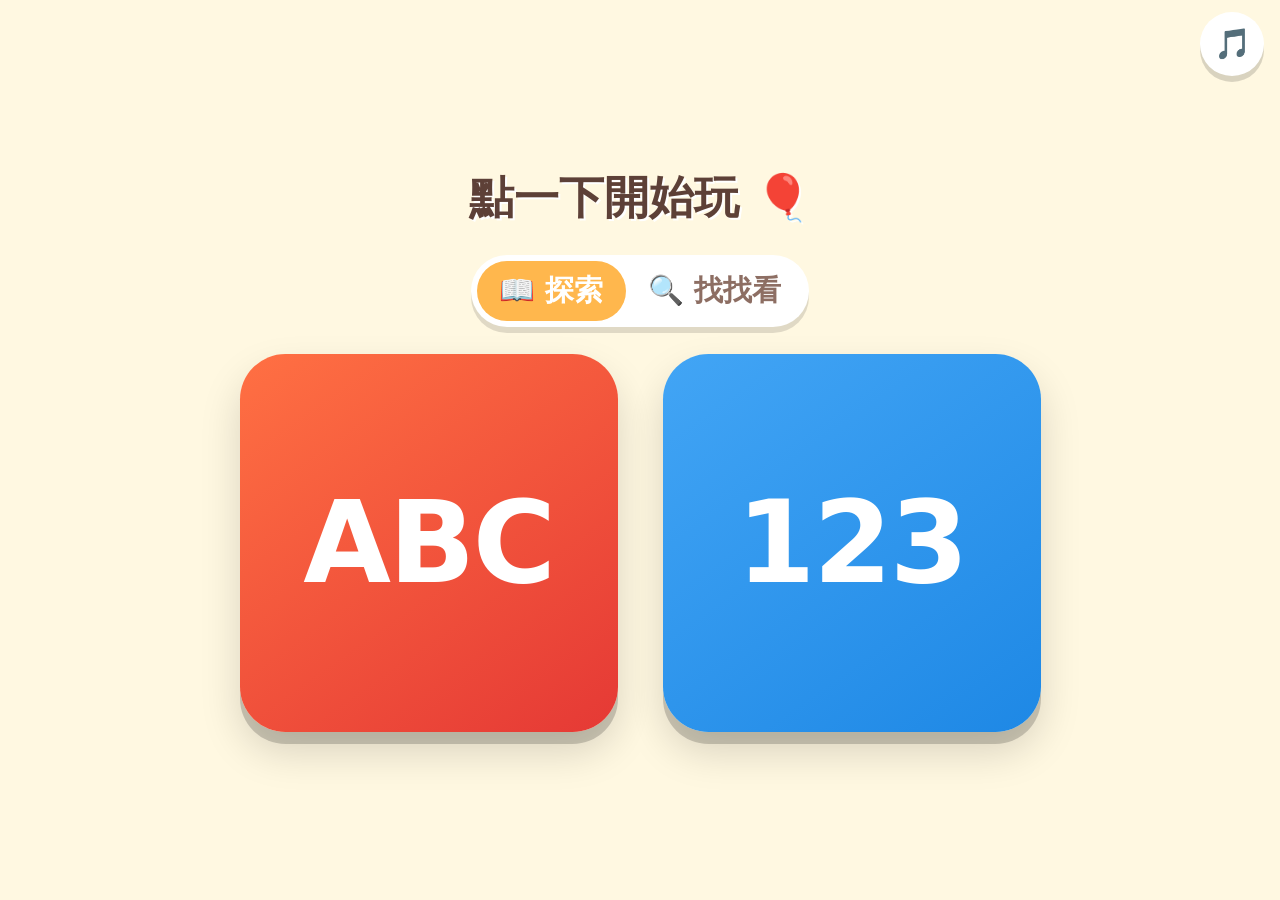
<file: index.html>
<!DOCTYPE html>
<html lang="zh-Hant">
<head>
<meta charset="UTF-8">
<meta name="viewport" content="width=device-width, initial-scale=1.0, maximum-scale=1.0, user-scalable=no, viewport-fit=cover">
<meta name="apple-mobile-web-app-capable" content="yes">
<meta name="mobile-web-app-capable" content="yes">
<meta name="apple-mobile-web-app-status-bar-style" content="black-translucent">
<title>ABC 123 寶寶遊戲</title>
<style>
  /* ====== 基本：平板觸控優先，禁止選取與縮放 ====== */
  * { box-sizing: border-box; -webkit-tap-highlight-color: transparent; user-select: none; -webkit-user-select: none; touch-action: manipulation; }
  html, body { margin: 0; height: 100%; overflow: hidden; font-family: "Comic Sans MS", "Arial Rounded MT Bold", "Chalkboard SE", system-ui, sans-serif;   /* iPad 沒 Comic Sans，Chalkboard SE 太寬會把 ABC 擠出按鈕，先用 Arial Rounded */ }
  /* iOS 不理 body 的 overflow:hidden，滑動動畫/星星暫時超出畫面時整頁會被拖偏；固定住就不會捲 */
  body { position: fixed; inset: 0; width: 100%; background: #fff8e1; transition: background 0.4s ease; overscroll-behavior: none; }
  button { font-family: inherit; }

  .screen { position: absolute; inset: 0; display: none; flex-direction: column; align-items: center; justify-content: center; z-index: 1; overflow: hidden; }
  /* 探索頁自己處理左右滑，不讓瀏覽器拿去捲頁 */
  #explore { touch-action: none; }
  /* 星星、彩紙放在自己的圖層裡裁掉，不會把頁面撐寬 */
  #fx { position: absolute; inset: 0; overflow: hidden; pointer-events: none; z-index: 9; }
  .screen.active { display: flex; }

  /* ====== 背景漂浮裝飾（雲、氣球、泡泡），從下往上慢慢飄 ====== */
  #sky { position: absolute; inset: 0; overflow: hidden; pointer-events: none; z-index: 0; }
  #sky span {
    position: absolute; bottom: -15vh; left: var(--x); font-size: var(--s); opacity: 0;
    animation: drift var(--d) linear infinite; animation-delay: var(--delay);
  }
  @keyframes drift {
    0%   { transform: translateY(0) translateX(0) rotate(0deg); opacity: 0; }
    10%  { opacity: 0.55; }
    90%  { opacity: 0.55; }
    100% { transform: translateY(-125vh) translateX(6vw) rotate(12deg); opacity: 0; }
  }

  /* ====== 首頁 ====== */
  #home { gap: 3vh; padding: 16px; }
  #home h1 { font-size: clamp(24px, 5vmin, 56px); color: #5d4037; margin: 0; text-shadow: 2px 2px 0 #fff; animation: wiggle 2.4s ease-in-out infinite; }
  @keyframes wiggle { 0%, 100% { transform: rotate(-2deg); } 50% { transform: rotate(2deg); } }

  /* 遊戲切換（探索 / 找找看） */
  .game-toggle { display: flex; background: #fff; border-radius: 40px; padding: 6px; box-shadow: 0 6px 0 rgba(0,0,0,0.12); }
  .game-toggle button {
    border: none; border-radius: 34px; padding: 10px 22px; cursor: pointer;
    font-size: clamp(18px, 3.2vmin, 30px); font-weight: 700; color: #8d6e63; background: transparent;
  }
  .game-toggle button.on { background: #ffb74d; color: #fff; }

  /* 兩顆超大模式按鈕：字型跟按鈕邊長連動，不會爆框；閒置時上下漂浮吸引小孩點 */
  .mode-row { display: flex; gap: 5vmin; justify-content: center; }
  .mode-btn {
    --size: min(40vw, 42vh);
    width: var(--size); height: var(--size); border: none; border-radius: 12%; cursor: pointer; overflow: hidden;
    padding: 0; display: flex; align-items: center; justify-content: center; white-space: nowrap;
    font-size: calc(var(--size) * 0.3); font-weight: 900; color: #fff; letter-spacing: -0.02em;
    box-shadow: 0 12px 0 rgba(0,0,0,0.18), 0 20px 40px rgba(0,0,0,0.15);
    animation: floaty 3s ease-in-out infinite;
  }
  #btn-123 { animation-delay: -1.5s; }
  @keyframes floaty { 0%, 100% { transform: translateY(0) rotate(-1.5deg); } 50% { transform: translateY(-2.5vh) rotate(1.5deg); } }
  .mode-btn:active { animation: none; transform: translateY(8px); box-shadow: 0 4px 0 rgba(0,0,0,0.18); }
  #btn-abc { background: linear-gradient(145deg, #ff7043, #e53935); }
  #btn-123 { background: linear-gradient(145deg, #42a5f5, #1e88e5); }

  /* ====== 遊戲頁共用 ====== */
  .play { justify-content: space-between; padding: env(safe-area-inset-top) 0 env(safe-area-inset-bottom); }
  .topbar { width: 100%; display: flex; justify-content: space-between; padding: 12px 16px; }
  .round-btn {
    width: 64px; height: 64px; border-radius: 50%; border: none; cursor: pointer; font-size: 30px;
    background: #fff; color: #5d4037; box-shadow: 0 6px 0 rgba(0,0,0,0.15);
    padding: 0; display: flex; align-items: center; justify-content: center; line-height: 1;   /* iOS 按鈕預設有 padding，emoji 會擠到右邊 */
  }
  .round-btn:active { transform: translateY(4px); box-shadow: 0 2px 0 rgba(0,0,0,0.15); }
  .btn-music { position: fixed; top: calc(12px + env(safe-area-inset-top)); right: 16px; z-index: 5; }
  .btn-music.off { opacity: 0.5; }
  /* 首頁置中不靠 flex 對齊：每一列自己撐滿寬、內容置中，少一層 iOS 可能出包的地方 */
  #home > * { width: 100%; text-align: center; }
  #home .game-toggle { width: auto; margin: 0 auto; }
  #debug { display: none; position: fixed; left: 8px; bottom: 8px; z-index: 99; font: 12px/1.4 monospace; background: rgba(0,0,0,0.7); color: #0f0; padding: 6px 8px; border-radius: 6px; white-space: pre; pointer-events: none; }
  .navbar { width: 100%; display: flex; justify-content: space-between; padding: 8px 20px 20px; }
  .arrow-btn {
    --size: min(20vw, 15vh, 110px);
    width: var(--size); height: var(--size); border-radius: 28%; border: none; cursor: pointer;
    font-size: calc(var(--size) * 0.55); font-weight: 900; color: #5d4037; background: #fff;
    box-shadow: 0 8px 0 rgba(0,0,0,0.15);
    padding: 0; display: flex; align-items: center; justify-content: center; line-height: 1;
  }
  .arrow-btn:active { transform: translateY(5px); box-shadow: 0 3px 0 rgba(0,0,0,0.15); }

  /* ====== 探索頁 ====== */
  /* 圖是主角：直式上下排，橫式字母在左、圖＋單字在右 */
  #card { flex: 1; min-height: 0; width: 100%; display: flex; flex-direction: column; align-items: center; justify-content: center; cursor: pointer; gap: 1.5vh; padding: 0 16px; }
  #card .side { display: flex; flex-direction: column; align-items: center; justify-content: center; gap: 1.5vh; }
  #glyph {
    font-size: min(24vh, 36vw); line-height: 1; font-weight: 900; color: #fff;
    text-shadow: 0 8px 0 rgba(0,0,0,0.15), 0 16px 30px rgba(0,0,0,0.2);
    animation: sway 2.6s ease-in-out infinite;   /* 閒置時輕微搖擺呼吸 */
  }
  @keyframes sway { 0%, 100% { transform: rotate(-4deg) scale(1); } 50% { transform: rotate(4deg) scale(1.06); } }
  #pics { display: flex; flex-wrap: wrap; justify-content: center; gap: 1vmin; max-width: 92vw; }
  #pics span { font-size: min(32vh, 55vw); line-height: 1.1; cursor: pointer; display: inline-block; filter: drop-shadow(0 10px 14px rgba(0,0,0,0.25)); animation: hop 1.8s ease-in-out infinite; animation-delay: calc(var(--i, 0) * -0.25s); }
  #pics.few  span { font-size: min(16vh, 22vw); }   /* 數字 2–5 張 */
  #pics.many span { font-size: min(11vh, 15vw); }   /* 數字 6–10 張 */
  @keyframes hop { 0%, 100% { transform: translateY(0); } 50% { transform: translateY(-8%); } }
  #word { font-size: min(9vh, 10vw); font-weight: 900; color: #fff; text-shadow: 0 4px 0 rgba(0,0,0,0.15); letter-spacing: 2px; text-align: center; }
  @media (orientation: landscape) {
    #card { flex-direction: row; gap: 5vw; }
    #glyph { font-size: min(50vh, 28vw); }
    #pics span { font-size: min(48vh, 30vw); }
    #pics.few  span { font-size: min(22vh, 12vw); }
    #pics.many span { font-size: min(15vh, 9vw); }
    #card .side { max-width: 60vw; }
  }
  /* 換頁時整張卡從左/右滑入 */
  .slide-left  { animation: slideL 0.35s ease-out; }
  .slide-right { animation: slideR 0.35s ease-out; }
  @keyframes slideL { from { transform: translateX(60vw); opacity: 0; } to { transform: none; opacity: 1; } }
  @keyframes slideR { from { transform: translateX(-60vw); opacity: 0; } to { transform: none; opacity: 1; } }

  /* ====== 找找看 ====== */
  #quiz { flex: 1; min-height: 0; width: 100%; display: flex; flex-direction: column; align-items: center; justify-content: center; gap: 3vh; padding: 0 16px; }
  #prompt {
    display: flex; align-items: center; gap: 3vmin; cursor: pointer;
    font-size: min(8vh, 10vw); font-weight: 900; color: #fff; text-shadow: 0 4px 0 rgba(0,0,0,0.15);
  }
  #prompt .hint { font-size: min(9vh, 11vw); line-height: 1; animation: hop 1.8s ease-in-out infinite; }
  #options { display: flex; gap: 3vmin; justify-content: center; width: 100%; }
  .opt {
    --size: min(27vw, 36vh);
    width: var(--size); height: var(--size); border: none; border-radius: 14%; cursor: pointer; overflow: hidden;
    font-size: calc(var(--size) * 0.6); font-weight: 900; color: #5d4037; background: #fff;
    box-shadow: 0 12px 0 rgba(0,0,0,0.18), 0 20px 40px rgba(0,0,0,0.15);
    padding: 0; display: flex; align-items: center; justify-content: center; line-height: 1;
    transition: transform 0.1s, background 0.2s, opacity 0.3s;
    animation: popin 0.4s cubic-bezier(.2,1.6,.4,1) backwards; animation-delay: calc(var(--i, 0) * 0.08s);
  }
  @keyframes popin { from { transform: scale(0.3); opacity: 0; } to { transform: scale(1); opacity: 1; } }
  .opt:active { transform: translateY(8px); box-shadow: 0 4px 0 rgba(0,0,0,0.18); }
  .opt.right { background: #ffee58; color: #e65100; animation: flash 0.5s ease 3; }
  @keyframes flash { 0%, 100% { background: #ffee58; transform: scale(1); } 50% { background: #fff; transform: scale(1.15) rotate(-4deg); } }
  .opt.dim { opacity: 0.45; }   /* 答錯的選項淡掉，剩下的更好找 */
  #score { font-size: min(4vh, 5vw); color: #fff; text-shadow: 0 2px 0 rgba(0,0,0,0.15); letter-spacing: 4px; min-height: 1.4em; }

  /* ====== 動畫 ====== */
  .bounce { animation: bounce 0.5s ease; }
  @keyframes bounce { 0% { transform: scale(1); } 30% { transform: scale(1.25) rotate(-5deg); } 60% { transform: scale(0.95) rotate(3deg); } 100% { transform: scale(1); } }
  .pop { animation: pop 0.4s ease; }
  @keyframes pop { 0% { transform: scale(1); } 50% { transform: scale(1.5) rotate(10deg); } 100% { transform: scale(1); } }
  .shake { animation: shake 0.4s ease; }
  @keyframes shake { 0%, 100% { transform: translateX(0); } 20% { transform: translateX(-14px); } 40% { transform: translateX(14px); } 60% { transform: translateX(-10px); } 80% { transform: translateX(10px); } }
  .star { position: absolute; font-size: 40px; animation: fly 1s ease-out forwards; }
  @keyframes fly { to { transform: translate(var(--dx), var(--dy)) scale(0.3); opacity: 0; } }
  .confetti {
    position: absolute; width: 14px; height: 14px; border-radius: 3px;
    background: var(--c); animation: confetti 1.3s ease-in forwards;
  }
  @keyframes confetti {
    0%   { transform: translate(0, 0) rotate(0deg); opacity: 1; }
    100% { transform: translate(var(--dx), var(--dy)) rotate(720deg); opacity: 0; }
  }
</style>
</head>
<body>

<div id="sky"></div>
<div id="fx"></div>
<button class="round-btn btn-music" aria-label="音樂開關">🎵</button>
<div id="debug"></div>

<!-- ===== 首頁：選遊戲（探索/找找看）＋ 選內容（ABC/123） ===== -->
<section id="home" class="screen active">
  <h1>點一下開始玩 🎈</h1>
  <div class="game-toggle">
    <button data-game="explore" class="on">📖 探索</button>
    <button data-game="find">🔍 找找看</button>
  </div>
  <div class="mode-row">
    <button id="btn-abc" class="mode-btn" data-mode="abc">ABC</button>
    <button id="btn-123" class="mode-btn" data-mode="num">123</button>
  </div>
</section>

<!-- ===== 探索頁 ===== -->
<section id="explore" class="screen play">
  <div class="topbar">
    <button class="round-btn btn-home" aria-label="回首頁">🏠</button>
  </div>
  <div id="card">
    <div id="glyph">A</div>
    <div class="side">
      <div id="pics"></div>
      <div id="word">Apple</div>
    </div>
  </div>
  <div class="navbar">
    <button id="btn-prev" class="arrow-btn" aria-label="上一個">◀</button>
    <button id="btn-next" class="arrow-btn" aria-label="下一個">▶</button>
  </div>
</section>

<!-- ===== 找找看頁 ===== -->
<section id="find" class="screen play">
  <div class="topbar">
    <button class="round-btn btn-home" aria-label="回首頁">🏠</button>
  </div>
  <div id="quiz">
    <div id="prompt"><span class="hint">🔍</span><span id="prompt-text">Find A!</span></div>
    <div id="options"></div>
    <div id="score"></div>
  </div>
  <div class="navbar">
    <button id="btn-repeat" class="arrow-btn" aria-label="再聽一次">🔊</button>
    <button id="btn-skip" class="arrow-btn" aria-label="下一題">▶</button>
  </div>
</section>

<script>
(function () {
  'use strict';

  // ====== 內容資料 ======
  const LETTERS = [
    ['A', 'Apple', '🍎'], ['B', 'Banana', '🍌'], ['C', 'Cat', '🐱'], ['D', 'Dog', '🐶'],
    ['E', 'Elephant', '🐘'], ['F', 'Fish', '🐟'], ['G', 'Grapes', '🍇'], ['H', 'Hat', '🎩'],
    ['I', 'Ice cream', '🍦'], ['J', 'Juice', '🧃'], ['K', 'Kite', '🪁'], ['L', 'Lion', '🦁'],
    ['M', 'Monkey', '🐵'], ['N', 'Nose', '👃'], ['O', 'Orange', '🍊'], ['P', 'Pig', '🐷'],
    ['Q', 'Queen', '👸'], ['R', 'Rabbit', '🐰'], ['S', 'Sun', '☀️'], ['T', 'Tiger', '🐯'],
    ['U', 'Umbrella', '☂️'], ['V', 'Violin', '🎻'], ['W', 'Watermelon', '🍉'], ['X', 'Xylophone', '🎶'],
    ['Y', 'Yo-yo', '🪀'], ['Z', 'Zebra', '🦓'],
  ];
  const NUMBER_WORDS = ['one', 'two', 'three', 'four', 'five', 'six', 'seven', 'eight', 'nine', 'ten'];
  const NUMBER_NOUNS = ['apple', 'chicks', 'balloons', 'stars', 'strawberries', 'fish', 'flowers', 'cookies', 'frogs', 'cars'];
  const NUMBER_PICS  = ['🍎', '🐥', '🎈', '⭐', '🍓', '🐟', '🌸', '🍪', '🐸', '🚗'];
  const NUMBERS = NUMBER_WORDS.map((w, i) => [String(i + 1), w, NUMBER_PICS[i]]);   // 統一 [字, 單字, 圖]
  const COLORS = ['#ef5350', '#ff7043', '#ffa726', '#66bb6a', '#26a69a', '#29b6f6', '#5c6bc0', '#ab47bc', '#ec407a', '#8d6e63'];

  // ====== 音效：Web Audio 合成，不需音檔 ======
  let audioCtx = null;
  let musicGain = null;   // 背景音樂總音量，唸單字時壓低
  let unlocked = false;
  let ctxStale = false;   // resume 過但一直沒回到 running：這顆 AudioContext 已死，下次手勢換新的
  function createCtx() {
    const AC = window.AudioContext || window.webkitAudioContext;
    if (!AC) return;
    if (audioCtx) { try { audioCtx.close(); } catch (e) { /* 已關 */ } }
    audioCtx = new AC();
    musicGain = audioCtx.createGain();
    musicGain.gain.value = MUSIC_VOL;
    musicGain.connect(audioCtx.destination);
    unlocked = false; ctxStale = false; voiceSrc = null;
    voiceCache.clear();   // 舊 context 上卡住的 decode 不會回來，重抓（瀏覽器快取，很快）
    if (musicTimer) { clearInterval(musicTimer); musicTimer = null; }   // 排程綁舊 context，要重開
  }
  function onAudioRunning() {
    if (musicWanted && musicOn && !musicTimer) startMusic();
    if (unlocked) return;
    unlocked = true;
    // 補播一個空 buffer 是 iOS 解鎖的老招
    const src = audioCtx.createBufferSource();
    src.buffer = audioCtx.createBuffer(1, 1, 22050);
    src.connect(audioCtx.destination);
    src.start(0);
  }
  function ensureAudio() {
    // 行動瀏覽器要有使用者手勢後才允許建立/恢復 AudioContext，每次點擊都呼叫一次。
    // 切背景再回來，手機常把 AudioContext 弄死（state 卡在 interrupted/suspended，resume 永遠不回來），
    // 這時唯一解法是在手勢內丟掉重建一顆；語音 AudioBuffer 不綁 context，可以沿用不用重抓。
    if (!audioCtx || audioCtx.state === 'closed' || ctxStale) createCtx();
    if (!audioCtx) return;
    if (audioCtx.state === 'running') { onAudioRunning(); return; }
    const ctx = audioCtx;
    ctx.resume().then(() => { if (ctx === audioCtx && ctx.state === 'running') onAudioRunning(); });
    setTimeout(() => { if (ctx === audioCtx && ctx.state !== 'running') ctxStale = true; }, 500);
  }
  // 第一次碰螢幕就先解鎖音訊（touchend 在 click 之前，手機上更保險）
  // 每次碰螢幕都確認一次：背景回來後 iOS 要在手勢內 resume，音樂才會續播
  document.addEventListener('touchend', ensureAudio, { passive: true });
  document.addEventListener('click', ensureAudio);
  // 切到背景時停音樂排程（避免醒來一次塞一堆音），回前景再接上
  document.addEventListener('visibilitychange', () => {
    if (document.hidden) { if (musicTimer) { clearInterval(musicTimer); musicTimer = null; } }
    else if (audioCtx) ensureAudio();   // 回前景先試 resume；失敗會標記 stale，下一次碰螢幕就重建
  });
  function tone(freq, duration, type, gainValue, when, dest, sustain) {
    // sustain：0～1，音量撐住多久才開始衰減；音效用 0（點一下就散），音樂用較大值才聽得到旋律
    if (!audioCtx) return;
    const t0 = audioCtx.currentTime + (when || 0);
    const osc = audioCtx.createOscillator();
    const gain = audioCtx.createGain();
    osc.type = type || 'sine';
    osc.frequency.setValueAtTime(freq, t0);
    gain.gain.setValueAtTime(0.0001, t0);
    gain.gain.exponentialRampToValueAtTime(gainValue || 0.2, t0 + 0.015);   // 短 attack 避免爆音
    gain.gain.setValueAtTime(gainValue || 0.2, t0 + duration * (sustain || 0));
    gain.gain.exponentialRampToValueAtTime(0.001, t0 + duration);
    osc.connect(gain).connect(dest || audioCtx.destination);
    osc.start(t0);
    osc.stop(t0 + duration);
  }
  const sfx = {
    tap()   { tone(880, 0.12, 'triangle', 0.25); },
    pop()   { tone(1200, 0.08, 'square', 0.12); },
    swipe() { tone(520, 0.1, 'sine', 0.2); tone(780, 0.12, 'sine', 0.2, 0.08); },
    start() { [523, 659, 784, 1047].forEach((f, i) => tone(f, 0.25, 'triangle', 0.2, i * 0.1)); },
    yay()   { [659, 784, 988, 1319, 1568].forEach((f, i) => tone(f, 0.3, 'triangle', 0.22, i * 0.09)); },
    nope()  { tone(300, 0.18, 'sine', 0.15); },
  };

  // ====== 背景音樂：童謠輪播，用 Web Audio 排程合成，離線可用 ======
  const MUSIC_VOL = 0.45;        // 平常音量
  const MUSIC_DUCK = 0.15;       // 唸單字時的音量
  // 譜寫法："音名+八度:拍數"，"-" 是休止。例："G5:1 A5:.5"
  const SEMI = { C: 0, D: 2, E: 4, F: 5, G: 7, A: 9, B: 11 };
  function noteFreq(name) {
    const m = /^([A-G])(#?)(\d)$/.exec(name);
    const semi = SEMI[m[1]] + (m[2] ? 1 : 0) + 12 * (Number(m[3]) - 4) - 9;
    return 440 * Math.pow(2, semi / 12);
  }
  function parseScore(str) {
    return str.trim().split(/\s+/).map(tok => {
      const [n, b] = tok.split(':');
      return [n === '-' ? 0 : noteFreq(n), Number(b)];
    });
  }
  // 每首：bpm、主旋律、低音（每 bassEvery 拍一顆，跟和弦走，循環）。旋律皆為傳統童謠，無版權
  const TRACKS = [
    { name: 'Baby Shark', bpm: 120, bassEvery: 2, bass: 'G3 D3 G3 D3 G3 D3 G3 D3 C4 D3',
      melody: `D5:.5 E5:.5 G5:1 G5:.5 G5:.5 G5:.5 G5:.5 G5:1
               D5:.5 E5:.5 G5:1 G5:.5 G5:.5 G5:.5 G5:.5 G5:1
               D5:.5 E5:.5 G5:1 G5:.5 G5:.5 G5:.5 G5:.5 G5:1
               G5:1 G5:1 F#5:2 -:2` },
    { name: 'Twinkle', bpm: 140, bassEvery: 2, bass: 'C3 C3 F3 C3 F3 C3 G3 C3 C3 G3 C3 G3 C3 G3 C3 G3 C3 C3 F3 C3 F3 C3 G3 C3',
      melody: `C5:1 C5:1 G5:1 G5:1 A5:1 A5:1 G5:2 F5:1 F5:1 E5:1 E5:1 D5:1 D5:1 C5:2
               G5:1 G5:1 F5:1 F5:1 E5:1 E5:1 D5:2 G5:1 G5:1 F5:1 F5:1 E5:1 E5:1 D5:2
               C5:1 C5:1 G5:1 G5:1 A5:1 A5:1 G5:2 F5:1 F5:1 E5:1 E5:1 D5:1 D5:1 C5:2` },
    { name: 'Mary', bpm: 140, bassEvery: 2, bass: 'C3 C3 G3 G3 C3 C3 G3 G3 C3 C3 G3 G3 G3 G3 C3 C3',
      melody: `E5:1 D5:1 C5:1 D5:1 E5:1 E5:1 E5:2 D5:1 D5:1 D5:2 E5:1 G5:1 G5:2
               E5:1 D5:1 C5:1 D5:1 E5:1 E5:1 E5:1 E5:1 D5:1 D5:1 E5:1 D5:1 C5:4` },
    { name: 'Old MacDonald', bpm: 132, bassEvery: 2, bass: 'C3 C3 F3 C3 G3 G3 C3 C3',
      melody: `C5:1 C5:1 C5:1 G4:1 A4:1 A4:1 G4:2 E5:1 E5:1 D5:1 D5:1 C5:2 -:2
               C5:1 C5:1 C5:1 G4:1 A4:1 A4:1 G4:2 E5:1 E5:1 D5:1 D5:1 C5:2 -:2` },
    { name: 'Row Your Boat', bpm: 150, bassEvery: 1.5, bass: 'C3 C3 C3 C3 C3 C3 G3 C3',
      melody: `C5:1 C5:1 C5:.67 D5:.33 E5:1 E5:.67 D5:.33 E5:.67 F5:.33 G5:2
               C6:.33 C6:.33 C6:.33 G5:.33 G5:.33 G5:.33 E5:.33 E5:.33 E5:.33 C5:.33 C5:.33 C5:.33
               G5:.67 F5:.33 E5:.67 D5:.33 C5:2` },
    { name: 'London Bridge', bpm: 132, bassEvery: 2, bass: 'C3 C3 C3 C3 G3 G3 C3 C3 C3 C3 C3 C3 G3 G3 C3 C3',
      melody: `G5:1.5 A5:.5 G5:1 F5:1 E5:1 F5:1 G5:2 D5:1 E5:1 F5:2 E5:1 F5:1 G5:2
               G5:1.5 A5:.5 G5:1 F5:1 E5:1 F5:1 G5:2 D5:2 G5:2 E5:1 C5:3` },
  ].map(t => ({ ...t, melody: parseScore(t.melody), bass: t.bass.split(/\s+/).map(noteFreq), beat: 60 / t.bpm }));

  let musicOn = localStorage.getItem('babygame.music') !== 'off';   // 預設開
  let musicTimer = null, musicWanted = false;
  let trackIdx = 0, track = TRACKS[0];
  let melodyIdx = 0, melodyTime = 0, bassIdx = 0, bassTime = 0, trackEnd = 0;

  function loadTrack(i, startAt) {
    trackIdx = i; track = TRACKS[i];
    melodyIdx = bassIdx = 0;
    melodyTime = bassTime = startAt;
    trackEnd = startAt + track.melody.reduce((sum, [, b]) => sum + b, 0) * track.beat;
  }
  function scheduleMusic() {
    // 每 100ms 醒來一次，把接下來 0.35 秒內該響的音先排進 AudioContext，避免 setInterval 抖動
    const now = audioCtx.currentTime, horizon = now + 0.35;
    // 背景時 timer 被凍結、時鐘卻繼續走：落後超過 1 秒就從現在重新起算，不要一次塞一堆過期的音
    if (melodyTime < now - 1) loadTrack(trackIdx, now + 0.1);
    while (melodyTime < horizon) {
      if (melodyIdx >= track.melody.length) {   // 一首播完，空兩拍換下一首
        loadTrack((trackIdx + 1) % TRACKS.length, melodyTime + track.beat * 2);
        continue;
      }
      const [f, beats] = track.melody[melodyIdx++];
      if (f) tone(f, beats * track.beat * 0.9, 'triangle', 0.5, melodyTime - now, musicGain, 0.5);
      melodyTime += beats * track.beat;
    }
    while (bassTime < horizon && bassTime < trackEnd) {
      tone(track.bass[bassIdx % track.bass.length], track.beat * 1.6, 'sine', 0.6, bassTime - now, musicGain, 0.3);
      bassTime += track.beat * track.bassEvery;
      bassIdx++;
    }
  }
  function startMusic() {
    musicWanted = true;
    if (!musicOn || !audioCtx || musicTimer) return;
    loadTrack(trackIdx, audioCtx.currentTime + 0.1);   // 從上次停的那首接著輪
    scheduleMusic();
    musicTimer = setInterval(scheduleMusic, 100);
  }
  function stopMusic() {
    musicWanted = false;
    if (musicTimer) { clearInterval(musicTimer); musicTimer = null; }
  }
  let duckTimer = null;
  function duckMusic(on) {
    if (!musicGain) return;
    musicGain.gain.setTargetAtTime(on ? MUSIC_DUCK : MUSIC_VOL, audioCtx.currentTime, 0.08);
    // 保險：有些平板的語音 onend 不會觸發，最多壓 4 秒就自動恢復
    clearTimeout(duckTimer);
    if (on) duckTimer = setTimeout(() => duckMusic(false), 4000);
  }
  function renderMusicButtons() {
    document.querySelectorAll('.btn-music').forEach(b => {
      b.textContent = musicOn ? '🎵' : '🔇';
      b.classList.toggle('off', !musicOn);
    });
  }
  function toggleMusic() {
    ensureAudio();
    musicOn = !musicOn;
    localStorage.setItem('babygame.music', musicOn ? 'on' : 'off');
    renderMusicButtons();
    if (!musicOn) { const w = musicWanted; stopMusic(); musicWanted = w; }
    else if (musicWanted) { musicTimer = null; startMusic(); }
    sfx.pop();
  }
  document.querySelectorAll('.btn-music').forEach(b => b.addEventListener('click', toggleMusic));
  renderMusicButtons();

  // ====== 語音：預錄 mp3（voice/*.mp3，Edge TTS Ana 小女孩聲，由 tools/gen_voice.py 產生）======
  // 用 Web Audio 解碼播放而不是 <audio>，因為 AudioContext 已被手勢解鎖，setTimeout 後播放 iOS 也不會擋。
  // 檔案載不到（離線缺檔、舊瀏覽器）就退回瀏覽器內建 TTS。
  const voiceCache = new Map();   // key -> Promise<AudioBuffer|null>
  let voiceSrc = null, speakSeq = 0;
  function loadVoice(key) {
    if (!voiceCache.has(key)) {
      voiceCache.set(key, fetch(`voice/${key}.mp3`)
        .then(r => r.ok ? r.arrayBuffer() : Promise.reject(new Error(r.status)))
        .then(b => audioCtx.decodeAudioData(b))
        .catch(() => null));
    }
    return voiceCache.get(key);
  }
  function preloadVoices(keys) { keys.forEach(k => loadVoice(k)); }
  function speak(key, text) {
    stopSpeak();
    const token = ++speakSeq;
    duckMusic(true);
    const done = () => { if (token === speakSeq) duckMusic(false); };
    if (!audioCtx) { speakTTS(text, done); return; }
    loadVoice(key).then(buf => {
      if (token !== speakSeq) return;   // 期間又點了別的，這句作廢
      if (!buf) { speakTTS(text, done); return; }
      const src = audioCtx.createBufferSource();
      src.buffer = buf;
      src.connect(audioCtx.destination);
      src.onended = done;
      src.start();
      voiceSrc = src;
    });
  }
  function stopSpeak() {
    speakSeq++;
    if (voiceSrc) { try { voiceSrc.stop(); } catch (e) { /* 已播完 */ } voiceSrc = null; }
    if ('speechSynthesis' in window) speechSynthesis.cancel();
    duckMusic(false);
  }

  // ====== 備援語音：Web Speech API，英文 ======
  let voice = null;
  function pickVoice() {
    if (!('speechSynthesis' in window)) return;
    const voices = speechSynthesis.getVoices();
    if (!voices.length) return;
    voice = voices.find(v => /^en[-_]US/i.test(v.lang)) || voices.find(v => /^en/i.test(v.lang)) || null;
  }
  if ('speechSynthesis' in window) { pickVoice(); speechSynthesis.onvoiceschanged = pickVoice; }
  function speakTTS(text, done) {
    if (!('speechSynthesis' in window)) { done(); return; }
    const u = new SpeechSynthesisUtterance(text);
    u.lang = 'en-US';
    if (voice) u.voice = voice;
    u.rate = 0.85;   // 稍慢，小小孩聽得清楚
    u.pitch = 1.1;
    u.onend = u.onerror = done;
    speechSynthesis.speak(u);
  }

  // ====== 小特效 ======
  const fx = document.getElementById('fx');
  // 一次性動畫：加 class、播完自動拿掉，才不會蓋掉元素本身的閒置動畫（搖擺/漂浮）
  function animate(el, cls) {
    el.classList.remove(cls); void el.offsetWidth; el.classList.add(cls);
    el.addEventListener('animationend', () => el.classList.remove(cls), { once: true });
  }
  function bounce(el) { animate(el, 'bounce'); }
  function spawnStars(x, y, n) {
    n = n || 6;
    for (let i = 0; i < n; i++) {
      const s = document.createElement('div');
      s.className = 'star';
      s.textContent = ['⭐', '✨', '🌟'][i % 3];
      s.style.left = x + 'px'; s.style.top = y + 'px';
      const ang = (Math.PI * 2 * i) / n;
      s.style.setProperty('--dx', Math.cos(ang) * 160 + 'px');
      s.style.setProperty('--dy', Math.sin(ang) * 160 + 'px');
      fx.appendChild(s);
      setTimeout(() => s.remove(), 1000);
    }
  }
  function spawnConfetti(x, y, n) {
    // 彩紙：往上噴、往下落，顏色隨機
    for (let i = 0; i < (n || 30); i++) {
      const c = document.createElement('div');
      c.className = 'confetti';
      c.style.left = x + 'px'; c.style.top = y + 'px';
      c.style.setProperty('--c', COLORS[randInt(COLORS.length)]);
      c.style.setProperty('--dx', (Math.random() * 2 - 1) * 320 + 'px');
      c.style.setProperty('--dy', (Math.random() * -260 - 60 + Math.random() * 500) + 'px');
      fx.appendChild(c);
      setTimeout(() => c.remove(), 1300);
    }
  }
  function randInt(n) { return Math.floor(Math.random() * n); }
  function shuffle(arr) { for (let i = arr.length - 1; i > 0; i--) { const j = randInt(i + 1); [arr[i], arr[j]] = [arr[j], arr[i]]; } return arr; }

  // 背景漂浮裝飾：一次放好，CSS 無限循環
  (function buildSky() {
    const sky = $('sky');
    const DECOR = ['☁️', '🎈', '🫧', '☁️', '🎈', '🫧', '🌈', '🦋', '☁️', '🎈', '🫧', '🐝'];
    DECOR.forEach((d, i) => {
      const s = document.createElement('span');
      s.textContent = d;
      s.style.setProperty('--x', (i * 8.3 + Math.random() * 6) + 'vw');
      s.style.setProperty('--s', (4 + Math.random() * 5) + 'vmin');
      s.style.setProperty('--d', (14 + Math.random() * 12) + 's');
      s.style.setProperty('--delay', (-Math.random() * 24) + 's');
      sky.appendChild(s);
    });
  })();

  // ====== 共同狀態與畫面切換 ======
  function $(id) { return document.getElementById(id); }
  let game = 'explore';   // 'explore' | 'find'
  let mode = 'abc';       // 'abc' | 'num'
  let items = LETTERS;

  function show(id) {
    document.querySelectorAll('.screen').forEach(s => s.classList.toggle('active', s.id === id));
  }
  function goHome() {
    stopSpeak();
    stopMusic();
    show('home');
    document.body.style.background = '#fff8e1';
  }
  function enter(m) {
    ensureAudio();
    mode = m;
    items = m === 'abc' ? LETTERS : NUMBERS;
    sfx.start();
    startMusic();
    // 背景先把這個模式會用到的語音抓好，之後點了馬上有聲音
    const pre = mode === 'abc' ? ['abc_', 'word_', 'find_', 'yay_'] : ['num_', 'count_', 'find_', 'yay_'];
    preloadVoices(items.flatMap(([g]) => pre.map(prefix => prefix + g)));
    if (game === 'explore') enterExplore(); else enterFind();
  }

  document.querySelectorAll('.game-toggle button').forEach(b => b.addEventListener('click', () => {
    ensureAudio(); sfx.pop();
    game = b.dataset.game;
    document.querySelectorAll('.game-toggle button').forEach(x => x.classList.toggle('on', x === b));
  }));
  document.querySelectorAll('.mode-btn').forEach(b => b.addEventListener('click', () => enter(b.dataset.mode)));
  document.querySelectorAll('.btn-home').forEach(b => b.addEventListener('click', goHome));

  // ====== 探索 ======
  const explore = $('explore'), glyph = $('glyph'), pics = $('pics'), word = $('word'), card = $('card');
  let index = 0;

  function renderExplore(dir) {
    const [g, w, pic] = items[index];
    glyph.textContent = g;
    word.textContent = w;   // 只秀單字，整句小孩看不懂；語音仍唸完整句
    document.body.style.background = COLORS[index % COLORS.length];
    // 字母：一張圖；數字：幾就放幾張，可逐個點來數數
    pics.innerHTML = '';
    const count = mode === 'abc' ? 1 : index + 1;
    pics.classList.toggle('few', count >= 2 && count <= 5);
    pics.classList.toggle('many', count > 5);
    for (let i = 0; i < count; i++) {
      const s = document.createElement('span');
      s.textContent = pic; s.dataset.n = i + 1; s.style.setProperty('--i', i);
      pics.appendChild(s);
    }
    if (dir) animate(card, dir > 0 ? 'slide-left' : 'slide-right');
    bounce(glyph);
  }
  function sayCurrent() {
    const [g, w] = items[index];
    if (mode === 'abc') speak(`abc_${g}`, `${g} is for ${w}.`);
    else speak(`num_${g}`, `${w} ${NUMBER_NOUNS[index]}.`);
  }
  function go(delta) {
    index = (index + delta + items.length) % items.length;
    sfx.swipe(); renderExplore(delta); sayCurrent();
  }
  function enterExplore() {
    index = 0;
    show('explore');
    renderExplore(0);
    setTimeout(sayCurrent, 350);
  }
  $('btn-prev').addEventListener('click', () => go(-1));
  $('btn-next').addEventListener('click', () => go(1));
  card.addEventListener('click', (e) => {
    ensureAudio();
    const t = e.target;
    if (t.parentElement === pics) {
      // 點小圖：跳一下；數字模式唸第幾個，字母模式唸單字
      sfx.pop(); animate(t, 'pop'); spawnStars(e.clientX, e.clientY, 4);
      if (mode === 'num') speak(`count_${t.dataset.n}`, NUMBER_WORDS[Number(t.dataset.n) - 1]);
      else speak(`word_${items[index][0]}`, items[index][1]);
      return;
    }
    sfx.tap(); bounce(glyph); spawnStars(e.clientX, e.clientY); sayCurrent();
  });
  // 左右滑動換頁
  let touchX = null, touchY = null;
  explore.addEventListener('touchstart', (e) => { touchX = e.touches[0].clientX; touchY = e.touches[0].clientY; }, { passive: true });
  explore.addEventListener('touchend', (e) => {
    if (touchX === null) return;
    const dx = e.changedTouches[0].clientX - touchX, dy = e.changedTouches[0].clientY - touchY;
    touchX = touchY = null;
    if (Math.abs(dx) > 70 && Math.abs(dx) > Math.abs(dy) * 1.5) go(dx < 0 ? 1 : -1);
  }, { passive: true });

  // ====== 找找看 ======
  const OPTION_COUNT = 3;   // 三選一，2–4 歲剛好
  const prompt = $('prompt'), promptText = $('prompt-text'), hint = prompt.querySelector('.hint');
  const options = $('options'), score = $('score');
  let target = null, locked = false, streak = 0;

  // 字母→提示單字→字母（「Find R」會連音成 finder）；數字版：Seven! Seven flowers. Seven.
  function sayPrompt() {
    const [g, w] = target;
    speak(`find_${g}`, mode === 'abc' ? `${g}! ${w}. ${g}.` : `${w}! ${w} ${NUMBER_NOUNS[items.indexOf(target)]}. ${w}.`);
  }
  function newQuestion() {
    locked = false;
    let next;
    do { next = items[randInt(items.length)]; } while (target && next[0] === target[0]);   // 不跟上一題重複
    target = next;
    const pool = shuffle(items.filter(it => it[0] !== target[0])).slice(0, OPTION_COUNT - 1);
    const choices = shuffle([target, ...pool]);

    document.body.style.background = COLORS[randInt(COLORS.length)];
    promptText.textContent = `Find ${target[0]}!`;
    hint.textContent = target[2];
    bounce(prompt);
    options.innerHTML = '';
    choices.forEach(([g], i) => {
      const b = document.createElement('button');
      b.className = 'opt'; b.textContent = g; b.dataset.g = g; b.style.setProperty('--i', i);
      options.appendChild(b);
    });
    setTimeout(sayPrompt, 300);
  }
  function onPick(btn, x, y) {
    if (locked) return;
    ensureAudio();
    if (btn.dataset.g === target[0]) {
      // 答對：鎖住、放星星彩紙、歡呼，再出下一題
      locked = true; streak++;
      btn.classList.add('right'); spawnStars(x, y, 10); spawnConfetti(x, y, 36); sfx.yay();
      speak(`yay_${target[0]}`, mode === 'abc' ? `Yay! ${target[0]} is for ${target[1]}.` : `Yay! ${target[1]}!`);
      score.textContent = '⭐'.repeat(Math.min(streak, 10));
      setTimeout(newQuestion, mode === 'abc' ? 2600 : 1800);
    } else {
      // 答錯：只搖一下、淡掉、再唸一次題目，不給負面提示
      animate(btn, 'shake'); btn.classList.add('dim');
      sfx.nope();
      setTimeout(sayPrompt, 250);
    }
  }
  function enterFind() {
    target = null; streak = 0; score.textContent = '';
    show('find');
    newQuestion();
  }
  $('btn-repeat').addEventListener('click', () => { ensureAudio(); sfx.tap(); bounce(prompt); sayPrompt(); });
  $('btn-skip').addEventListener('click', () => { ensureAudio(); sfx.swipe(); newQuestion(); });
  prompt.addEventListener('click', () => { ensureAudio(); sfx.tap(); bounce(prompt); sayPrompt(); });
  options.addEventListener('click', (e) => { const b = e.target.closest('.opt'); if (b) onPick(b, e.clientX, e.clientY); });

  // ====== 鍵盤（電腦測試用）======
  document.addEventListener('keydown', (e) => {
    if (!explore.classList.contains('active')) return;
    if (e.key === 'ArrowRight') go(1);
    else if (e.key === 'ArrowLeft') go(-1);
    else if (e.key === ' ' || e.key === 'Enter') { ensureAudio(); sfx.tap(); bounce(glyph); sayCurrent(); }
  });

  // ====== 量測模式：網址加 ?debug=1，左下角顯示版面數字 ======
  if (/[?&]debug=1/.test(location.search)) {
    const dbg = $('debug'); dbg.style.display = 'block';
    const mid = r => (r.left + r.right) / 2;
    const probe = () => {
      const vw = innerWidth / 2;
      const rows = [['home', $('home')], ['h1', document.querySelector('#home h1')], ['toggle', document.querySelector('.game-toggle')],
                    ['modeRow', document.querySelector('.mode-row')], ['abc', $('btn-abc')], ['123', $('btn-123')]];
      dbg.textContent = `inner ${innerWidth}x${innerHeight} vv ${Math.round(visualViewport.width)}x${Math.round(visualViewport.height)} off ${Math.round(visualViewport.offsetLeft)}\n`
        + `scrollX ${scrollX} docW ${document.documentElement.scrollWidth} bodyW ${document.body.scrollWidth}\n`
        + rows.map(([n, el]) => { const r = el.getBoundingClientRect(); return `${n}: L${Math.round(r.left)} W${Math.round(r.width)} mid${Math.round(mid(r) - vw)}`; }).join('\n')
        + `\nUA ${navigator.userAgent.slice(0, 80)}`;
    };
    probe(); setInterval(probe, 1000);
  }

  // 避免 iOS 雙擊放大
  let lastTouch = 0;
  document.addEventListener('touchend', (e) => {
    const now = Date.now();
    if (now - lastTouch < 300) e.preventDefault();
    lastTouch = now;
  }, { passive: false });
})();
</script>
</body>
</html>
</file>
